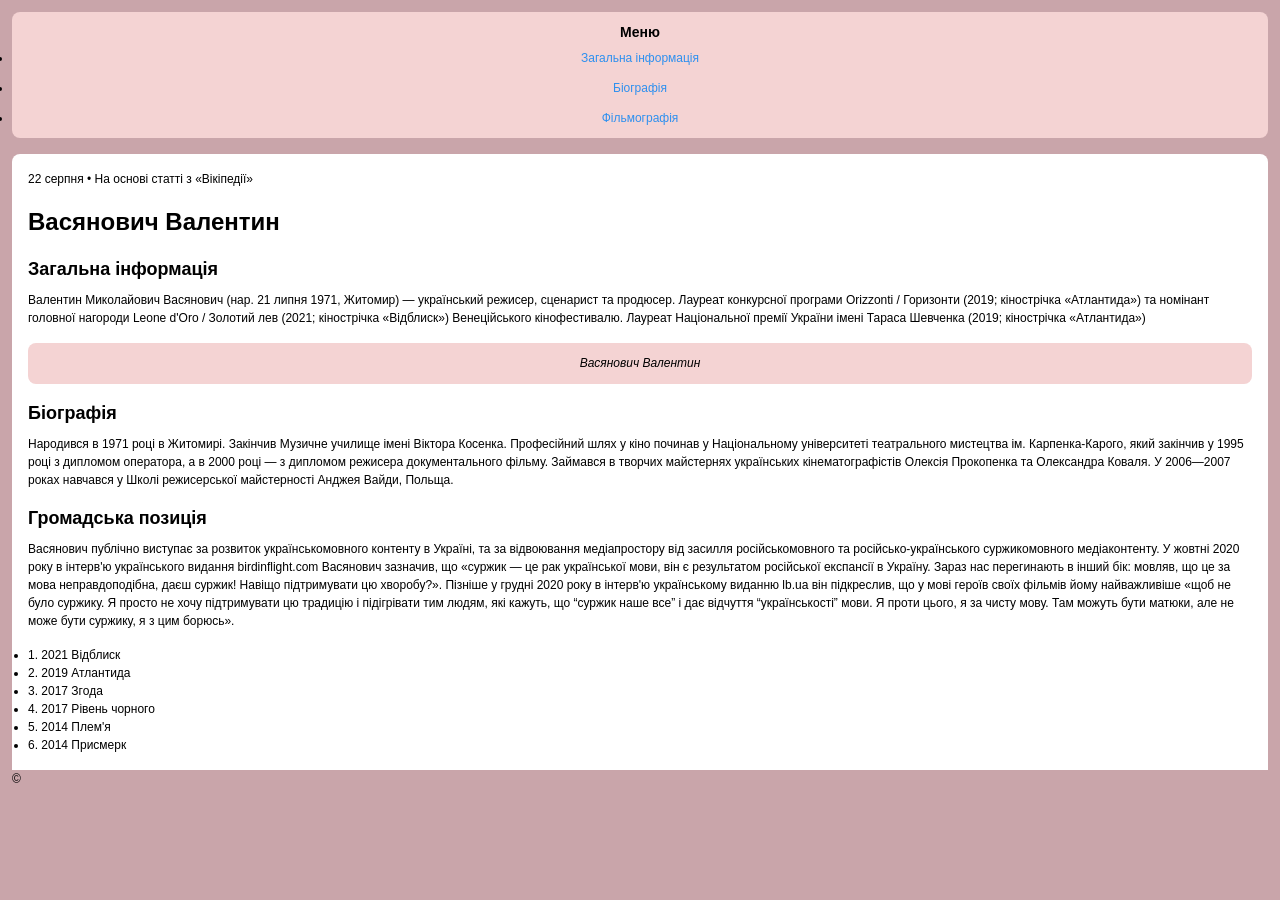
<file: adaptiv/index.html>
<!DOCTYPE html>
<html lang="en">
<head>
    <meta charset="UTF-8">
    <meta name="viewport" content="width=device-width, initial-scale=1.0">
    <link type="text/css" rel="stylesheet" href="style.css">
    <title>Title</title>
</head>
<body>
<div class="wrapper">
    <header>
        <nav>
            <span class="nav-menu">Меню</span>
            <ul class="nav">
                <li><a href="#">Загальна інформація</a></li>
                <li><a href="#">Біографія</a></li>
                <li><a href="#">Фільмографія</a></li>
            </ul>
        </nav>
    </header>
    <main>
        <article>
            <span>22 серпня</span> &bull; <span>На основі статті з «Вікіпедії»</span>
        </article>
        <article class="main">
            <h1>Васянович Валентин</h1>
            <section class="info">
                <h2>Загальна інформація</h2>
                <p>Валентин Миколайович Васянович (нар. 21 липня 1971, Житомир) — український режисер, сценарист та продюсер. Лауреат конкурсної програми Orizzonti / Горизонти (2019; кінострічка «Атлантида») та номінант головної нагороди Leone d'Oro / Золотий лев (2021; кінострічка «Відблиск») Венеційського кінофестивалю. Лауреат Національної премії України імені Тараса Шевченка (2019; кінострічка «Атлантида»)</p>
            </section>
            <figure>
                <img scr="img/image1.png">
                <figcaption>Васянович Валентин</figcaption>
            </figure>
            <section class="info">
                <h2>Біографія</h2>
                <p>Народився в 1971 році в Житомирі. Закінчив Музичне училище імені Віктора Косенка. Професійний шлях у кіно починав у Національному університеті театрального мистецтва ім. Карпенка-Карого, який закінчив у 1995 році з дипломом оператора, а в 2000 році — з дипломом режисера документального фільму. Займався в творчих майстернях українських кінематографістів Олексія Прокопенка та Олександра Коваля. У 2006—2007 роках навчався у Школі режисерської майстерності Анджея Вайди, Польща.</p>
            </section>
            <section class="info">
                <h2>Громадська позиція</h2>
                <p>Васянович публічно виступає за розвиток українськомовного контенту в Україні, та за відвоювання медіапростору від засилля російськомовного та російсько-українського суржикомовного медіаконтенту. У жовтні 2020 року в інтерв'ю українського видання birdinflight.com Васянович зазначив, що «суржик — це рак української мови, він є результатом російської експансії в Україну. Зараз нас перегинають в інший бік: мовляв, що це за мова неправдоподібна, даєш суржик! Навіщо підтримувати цю хворобу?». Пізніше у грудні 2020 року в інтерв'ю українському виданню lb.ua він підкреслив, що у мові героїв своїх фільмів йому найважливіше «щоб не було суржику. Я просто не хочу підтримувати цю традицію і підігрівати тим людям, які кажуть, що “суржик наше все” і дає відчуття “українськості” мови. Я проти цього, я за чисту мову. Там можуть бути матюки, але не може бути суржику, я з цим борюсь».</p>

            </section>
            <section class="movie">
                <ul>
                    <li>1. 2021 Відблиск</li>
                    <li>2. 2019 Атлантида</li>
                    <li>3. 2017 Згода</li>
                    <li>4. 2017 Рівень чорного</li>
                    <li>5. 2014 Плем'я</li>
                    <li>6. 2014 Присмерк</li>
                </ul>
            </section>
        </article>
    </main>
    <footer>
        &copy;
    </footer>
</div>
</body>
</html>
</file>
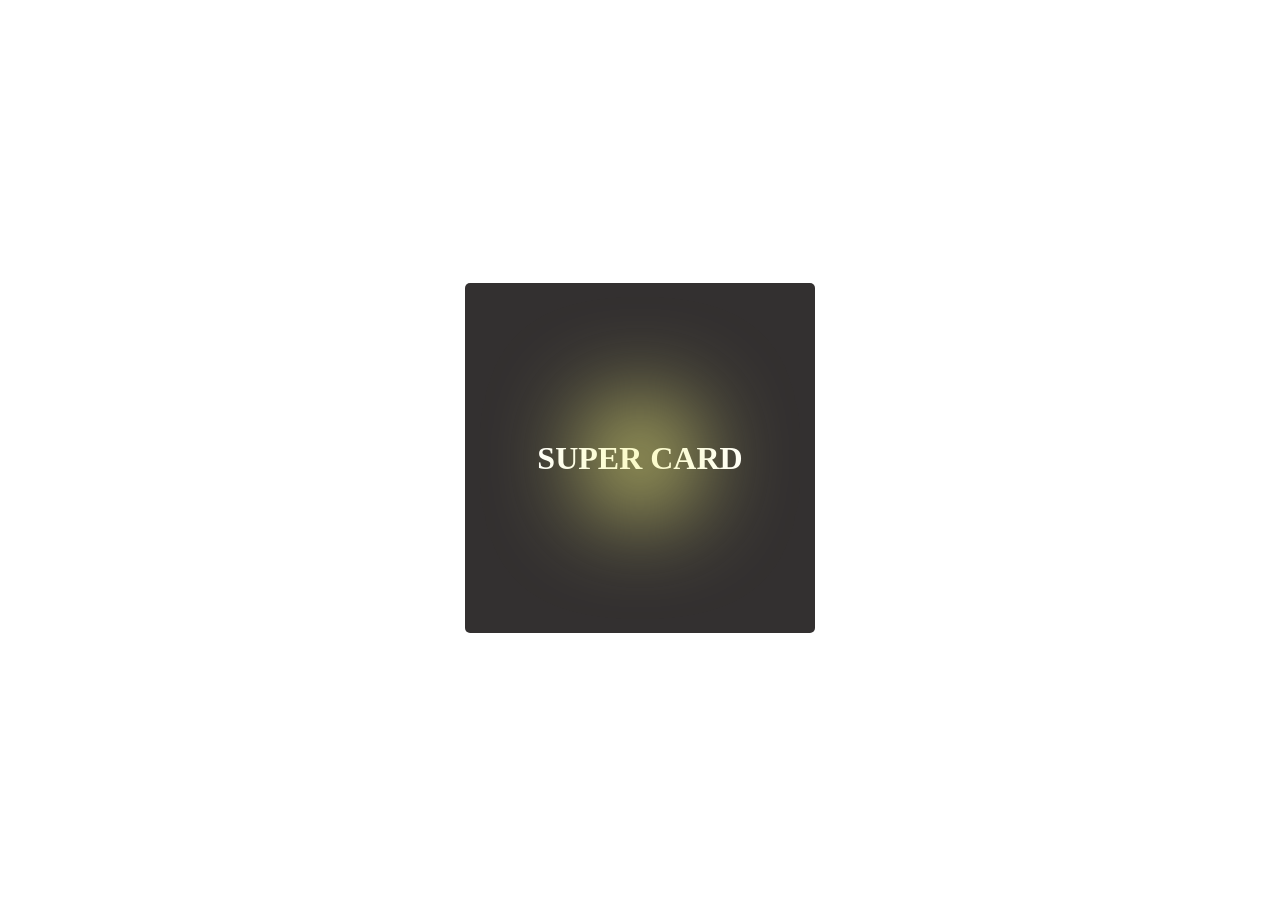
<file: animation/index.html>
<!DOCTYPE html>
<html lang="en">
<head>
    <meta charset="UTF-8">
    <title>Animation</title>
    <link rel="stylesheet" href="style.css">
</head>
<body>
<!--    <div class="card"></div>-->
<!--    <button>Click</button>-->
    <div class="card">
        <div class="ray"></div>
        <h1>SUPER CARD</h1>
    </div>
</body>
</html>
</file>
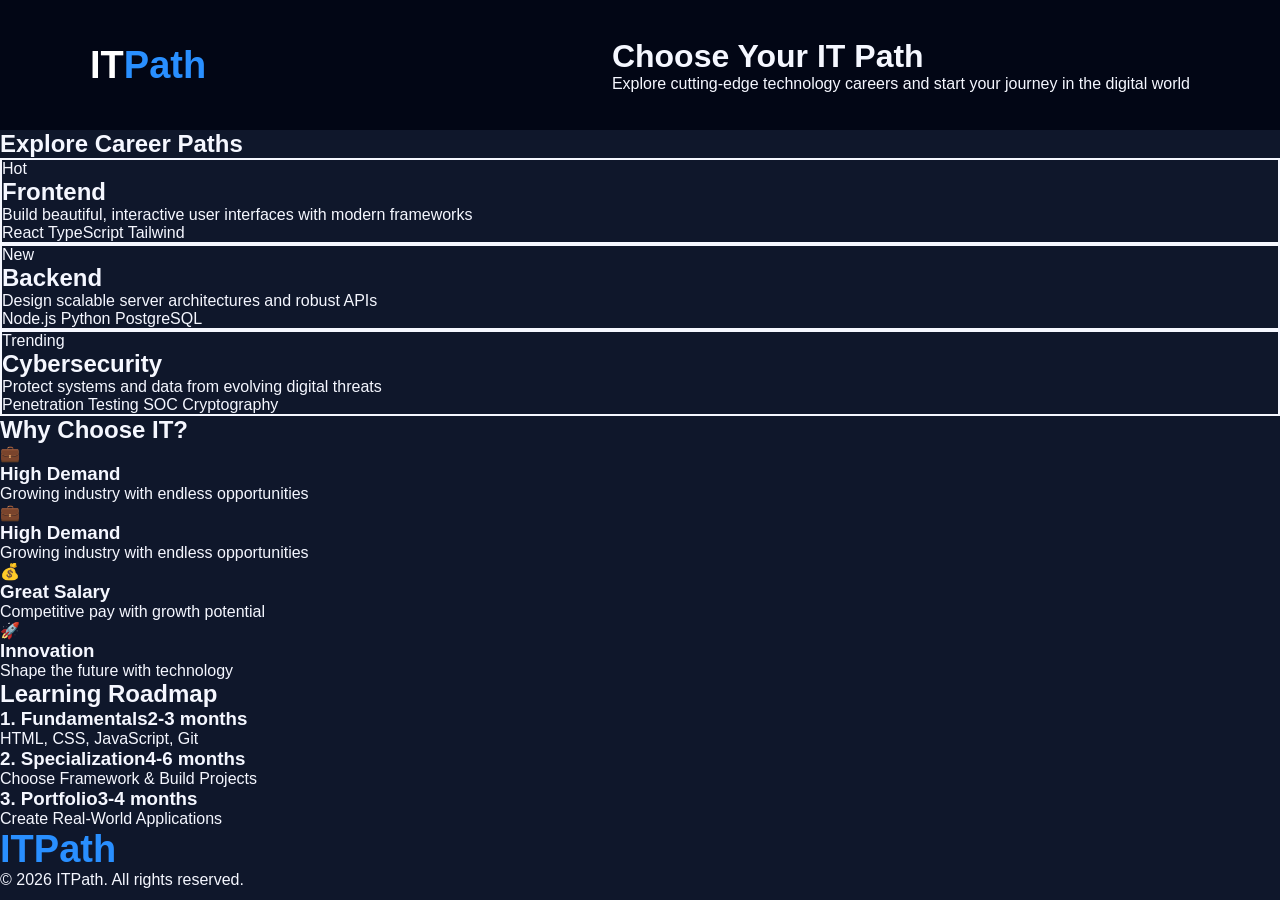
<file: lesson13/index.html>
<!DOCTYPE html>
<html lang="en">
<head>
    <meta charset="UTF-8">
    <title>Практична</title>
    <link rel="stylesheet" href="style.css" type="text/css" >
</head>
<body>
    <header class="header">
            <div class="logo">IT<span>Path</span></div>
    <main>
        <h1>Choose Your IT Path</h1>
        <p>Explore cutting-edge technology careers and start your journey in the digital world</p>

    </header>
    <section class="section">
        <h2>Explore Career Paths</h2>
        <div class="career-card">
            <p>Hot</p>
            <h2 class="title">Frontend</h2>
            <p>Build beautiful, interactive user interfaces with modern frameworks</p>
            <div class="tags">
                <span>React</span>
                <span>TypeScript</span>
                <span>Tailwind</span>
            </div>
        </div>
        <div class="career-card">
            <p>New</p>
            <h2 class="title">Backend</h2>
            <p>Design scalable server architectures and robust APIs</p>
            <div class="tags">
                <span>Node.js</span>
                <span>Python</span>
                <span>PostgreSQL</span>
            </div>
        </div>
        <div class="career-card">
            <p>Trending</p>
            <h2 class="title">Cybersecurity</h2>
            <p>Protect systems and data from evolving digital threats</p>
            <div class="tags">
                <span>Penetration Testing</span>
                <span>SOC</span>
                <span>Cryptography</span>
            </div>
        </div>
    </section>
    <section class="section">
        <h2>Why Choose IT?</h2>
        <div class="why-card">
            <div class="icon">💼</div>
            <h3>High Demand</h3>
            <p>Growing industry with endless opportunities</p>
        </div>
        <div class="why-card">
            <div class="icon">💼</div>
            <h3>High Demand</h3>
            <p>Growing industry with endless opportunities</p>
        </div>
        <div class="why-card">
            <div class="icon">💰</div>
            <h3>Great Salary</h3>
            <p>Competitive pay with growth potential</p>
        </div>
        <div class="why-card">
            <div class="icon">🚀</div>
            <h3>Innovation</h3>
            <p>Shape the future with technology</p>
        </div>
    </section>

    <section class="roadmap-section">
        <h2>Learning Roadmap</h2>
        <div class="roadmap">
            <div class="dot"></div>
            <h3>1. Fundamentals<span>2-3 months</span></h3>
            <p>HTML, CSS, JavaScript, Git</p>
        </div>
        <div class="roadmap">
            <div class="dot"></div>
            <h3>2. Specialization<span>4-6 months</span></h3>
            <p>Choose Framework & Build Projects</p>
        </div>
        <div class="roadmap">
            <div class="dot"></div>
            <h3>3. Portfolio<span>3-4 months</span></h3>
            <p>Create Real-World Applications</p>
        </div>
    </section>
    </main>



    <footer>
        <div class="logo"><span>IT</span><span>Path</span></div>
        <p>© 2026 ITPath. All rights reserved.</p>
    </footer>

</body>
</html>
</file>
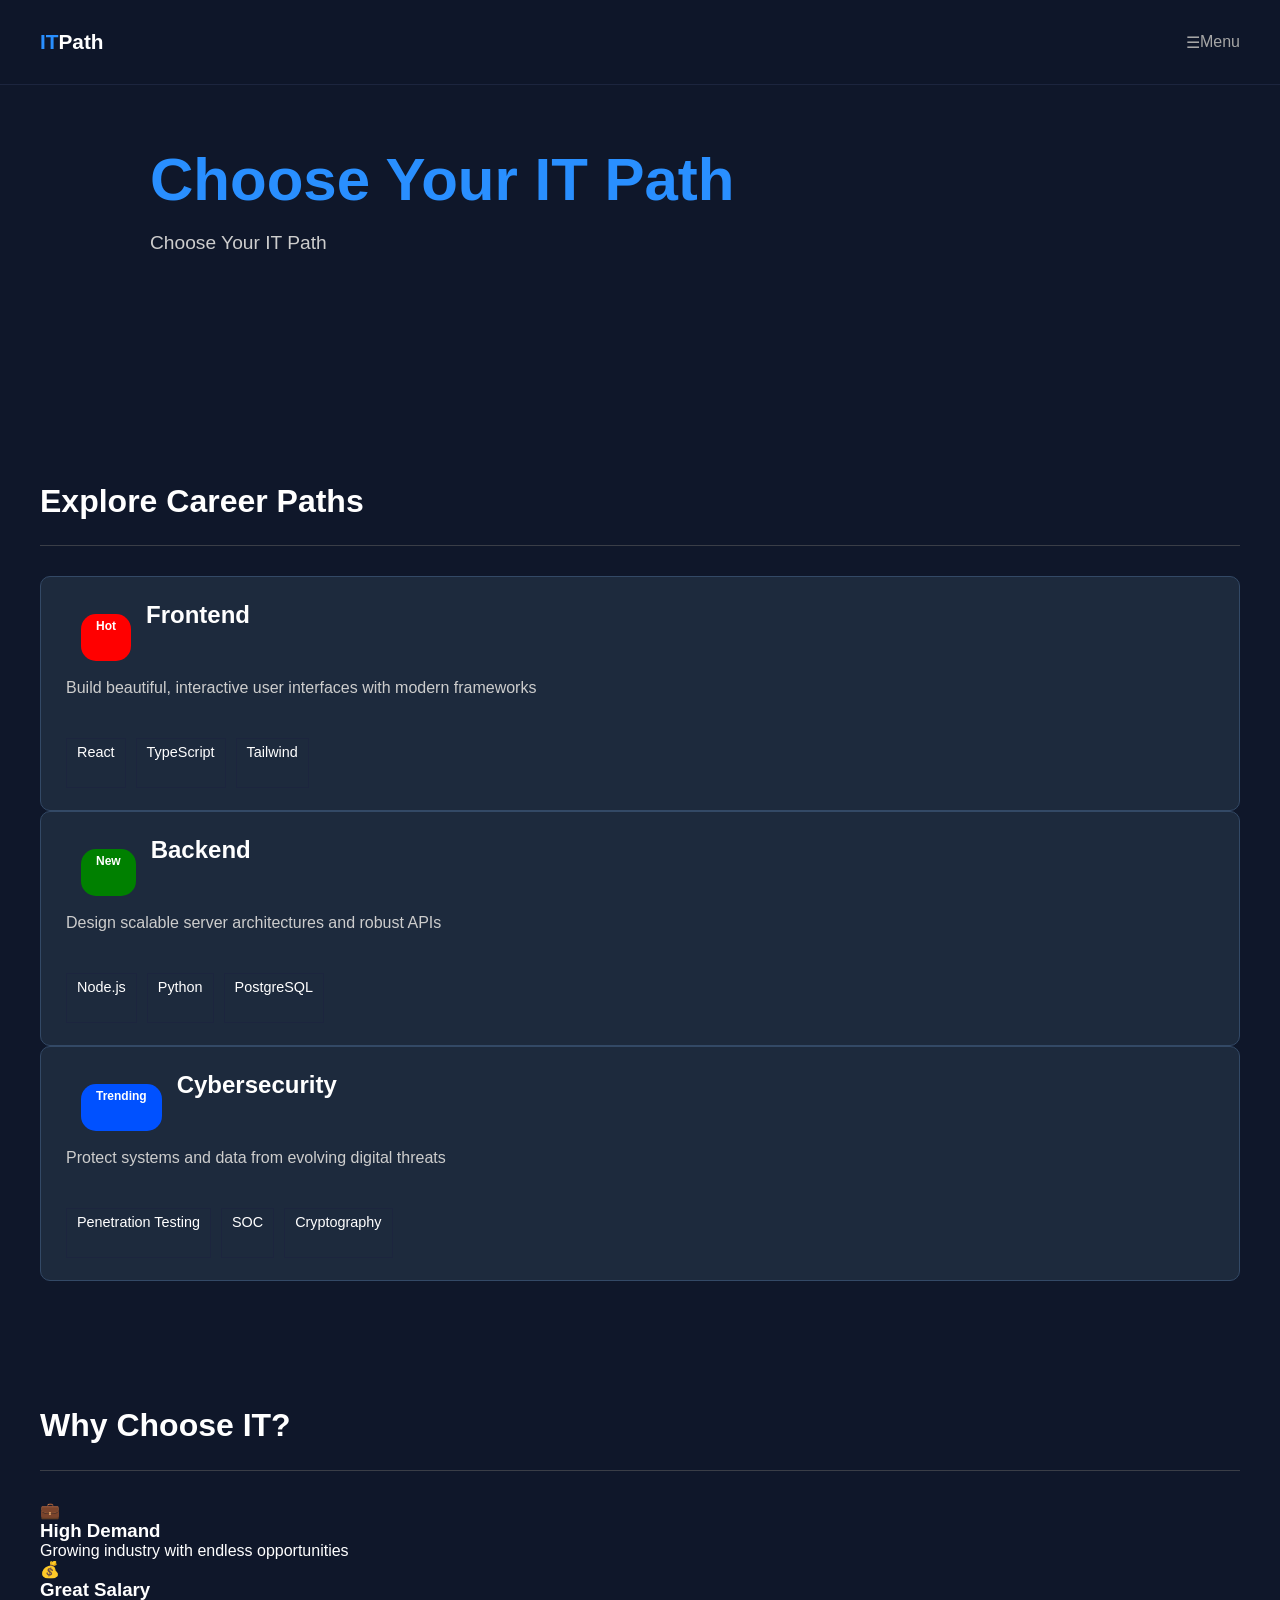
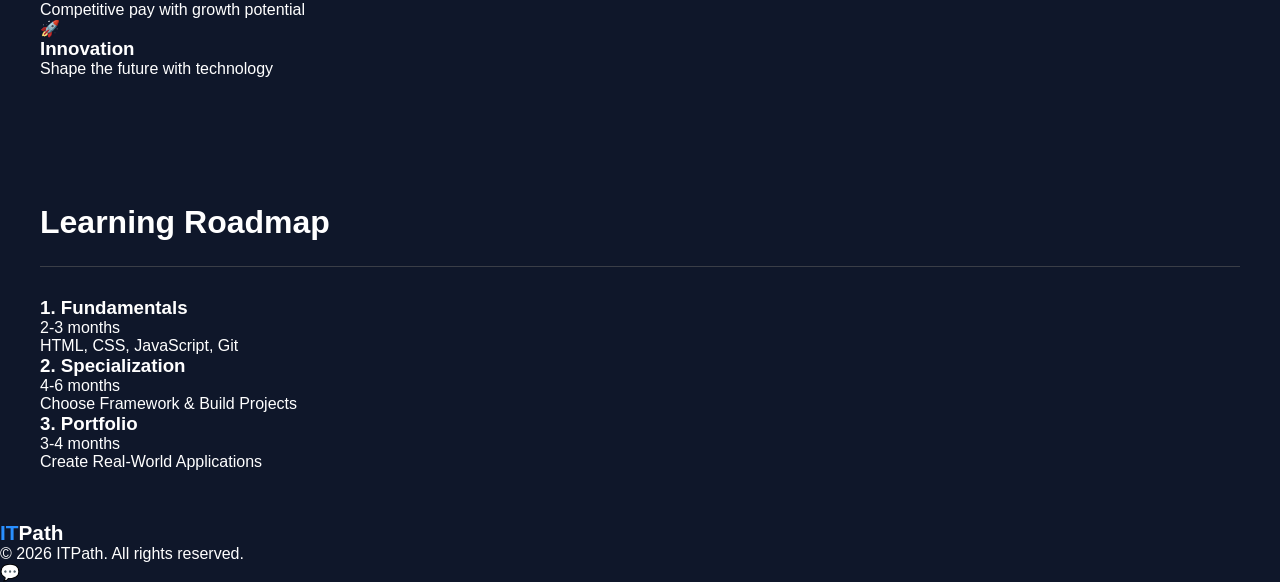
<file: lesson14/index.html>
<!DOCTYPE html>
<html lang="en">
<link rel="stylesheet" href="style.css">
<meta name="viewport"
      content="width=device-width, user-scalable=no, initial-scale=1.0, maximum-scale=1.0, minimum-scale=1.0">
<head>
    <meta charset="UTF-8">
    <title>less14</title>
</head>
<body>
<header>
    <div class="wrapper header-content">
        <div class="logo">
            <span>IT</span>Path
        </div>
        <nav class="menu">
            <span>☰</span>
            <span>Menu</span>
        </nav>
    </div>
</header>
<main>
    <section class="hero-section">
        <div class="wrapper hero-content">
            <article class="hero-text">
                <h1>Choose Your IT Path</h1>
                <p>Choose Your IT Path</p>
            </article>
            <div class="code-icon"></div>
        </div>
    </section>
    <section class="career-section">
        <div class="wrapper">
            <h2 class="section-title">Explore Career Paths</h2>
            <div class="card-list">
                <article class="career-card">
                    <span class="badge badge-red">Hot</span>
                    <h3>Frontend</h3>
                    <p>Build beautiful, interactive user interfaces with modern frameworks</p>
                    <div class="tags">
                        <span>React</span>
                        <span>TypeScript</span>
                        <span>Tailwind</span>
                    </div>
                </article>
                <article class="career-card">
                    <span class="badge badge-green">New</span>
                    <h3>Backend</h3>
                    <p>Design scalable server architectures and robust APIs</p>
                    <div class="tags">
                        <span>Node.js</span>
                        <span>Python</span>
                        <span>PostgreSQL</span>
                    </div>
                </article>
                <article class="career-card">
                    <span class="badge badge-blue">Trending</span>
                    <h3>Cybersecurity</h3>
                    <p>Protect systems and data from evolving digital threats</p>
                    <div class="tags">
                        <span>Penetration Testing</span>
                        <span>SOC</span>
                        <span>Cryptography</span>
                    </div>
                </article>
            </div>
        </div>
    </section>
    <section class="benefits-section">
        <div class="wrapper">
            <h2 class="section-title">Why Choose IT?</h2>
            <div class="benefit-list">
                <article class="benefit-card">
                    <span class="benefit-icon">💼</span>
                    <h3>High Demand</h3>
                    <p>Growing industry with endless opportunities</p>
                </article>
                <article class="benefit-card">
                    <span class="benefit-icon">💰</span>
                    <h3>Great Salary</h3>
                    <p>Competitive pay with growth potential</p>
                </article>
                <article class="benefit-card">
                    <span class="benefit-icon">🚀</span>
                    <h3>Innovation</h3>
                    <p>Shape the future with technology</p>
                </article>
            </div>
        </div>
    </section>
    <section class="roadmap-section">
        <div class="wrapper">
            <h2 class="section-title">Learning Roadmap</h2>
            <div class="roadmap-list">
                <article class="roadmap-card">
                    <span class="roadmap-circle"></span>
                    <div class="roadmap-content">
                        <div class="content-top">
                            <h3>1. Fundamentals</h3>
                            <span>2-3 months</span>
                        </div>
                        <p>HTML, CSS, JavaScript, Git</p>
                    </div>
                </article>
                <article class="roadmap-card">
                    <span class="roadmap-circle"></span>
                    <div class="roadmap-content">
                        <div class="content-top">
                            <h3>2. Specialization</h3>
                            <span>4-6 months</span>
                        </div>
                        <p>Choose Framework & Build Projects</p>
                    </div>
                </article>
                <article class="roadmap-card">
                    <span class="roadmap-circle"></span>
                    <div class="roadmap-content">
                        <div class="content-top">
                            <h3>3. Portfolio</h3>
                            <span>3-4 months</span>
                        </div>
                        <p>Create Real-World Applications</p>
                    </div>
            </div>
        </div>
    </section>
</main>
<footer>
    <div class="logo"><span>IT</span>Path</div>
    <p>&copy; 2026 ITPath. All rights reserved.</p>
</footer>
<a href="a">💬</a>
</body>
</html>
</file>
<file: adaptiv/style.css>
:root {
    font-family: Verdana, Geneva, Tahoma, sans-serif;
    font-size:12px;
    line-height:1.5;
}
*{
    margin: 0;
    padding: 0;
    text-decoration: none;
}
body{
    background: #C9A5AA;
}
.wrapper{
    margin:12px;
}
nav{
    background: #F4D3D3;
    display: flex;
    flex-direction: column;
    border-radius:8px;
    padding:10px 0 5px 0;
    align-items: center;
}
.nav-menu{
    font-size: 14px;
    font-weight: 900;
    font-family:"Arial Black", sans-serif ;
    display: block;
}
.nav li{
    padding: 6px 0;
    text-align: center;
}
nav ul{
    width: 100%;
}
.nav li a{
    color: #2e90ef;
}
:link{
    color: #2e90ef;
}
:link:hover{
    color: #8bb9e4;
}
:visited{
    color: #0B257D;
}
.nav li:hover{
    background: white;
}
main{
    background: #fff;
    padding:16px;
    border-radius: 8px 8px 0 0;
    margin-top: 16px;
}
.dete{
    background: #bcbcbc;
    padding: 8px;
    display: flex;
    column-gap:6px;
    border-radius: 8px;
}
.dete > a{
    color: #2e90ef;
}
h1{
    font-size:24px;
}
.main{
    display: flex;
    margin-top:16px;
    flex-direction: column;
    row-gap:16px;
}
.info h2{
    font-size:18px;
    margin-bottom: 8px;
}
figure{
    background: #F4D3D3;
    text-align: center;
    border-radius: 8px;
}
figure img{
    display: block;
    max-width: 100%;
    height: auto;
}
figcaption{
    line-height: 1.75;
    font-style: italic;
    padding: 10px;
}
</file>
<file: animation/style.css>
/*:root{*/
/*    --bg-color: #cc5353;*/
/*    --radius:50%;*/
/*    --speed: 0.4s;*/
/*}*/
/*body{*/
/*    display: flex;*/
/*    align-items: center;*/
/*    justify-content: center;*/
/*    height: 100vh;*/
/*}*/
/*.card{*/
/*    width: 200px;*/
/*    height: 200px;*/
/*    border-radius: var(--radius);*/
/*    background-color: var(--bg-color);*/
/*    transition: transform var(--speed);*/
/*}*/
/*.card:hover{*/
/*    transform: scale(1.5); translateY(20%);*/
/*}*/
/*:root{*/
/*    --btn-color: #7d49f0;*/
/*    --btn-color-hover: #4b1381;*/
/*    --speed: 0.5s;*/
/*}*/
/*button{*/
/*    padding: 10px 15px;*/
/*    border: none;*/
/*    border-radius: 5px;*/
/*    background-color: var(--btn-color);*/
/*    color: white;*/
/*    font-size: 1.2rem;*/
/*    cursor: pointer;*/
/*    transition: background var(--speed), transform var(--speed);*/
/*    */
/*}*/
/*button:hover{*/
/*    background: var(--btn-color-hover);*/
/*    transform: translateY(-5px) scale(1.05);*/
/*}*/
body{
    display: flex;
    align-items: center;
    justify-content: center;
    height: 100vh;
}
:root{
    --bg-card: #333030;
    --ray-color: #f6f67e;
    --speed: 0.8s;
}
.card{
    width:350px;
    height:350px;
    background:var(--bg-card);
    border-radius: 5px;
    position: relative;
    DISPLAY: flex;
    justify-content: center;
    align-items: center;
    color: white;
}
.ray{
    width: 100px;
    height: 100px;
    position: absolute;
    background-color: var(--ray-color);
    filter: blur(50px);
    border-radius: 55%;
    animation: ray-animation 6s infinite;
}
@keyframes ray-animation {
    0%{top: -20%; left: -20%;}
    25%{top: 60%; left: 67%; background: #ffffdb;}
    50%{top: 20%; left: 20%; background: #9c9c38;}
    100%{top: 20%; left: 20%; background: var(--ray-color);}
}
</file>
<file: lesson13/style.css>
*{
    margin: 0;
    padding: 0;
    box-sizing: border-box;
}
body{
    width: 100%;
    margin: 0 auto;
    background: #0F172B;
    color: #F5F7Ff;
    font-family: "Segoe UI", Tahoma, Geneva, Verdana, sans-serif;
}
.header{
    height: 130px;
    padding: 0 90px;
    display: flex;
    align-items: center;
    justify-content: space-between;
    background: #020615;
}
.logo{
    font-size: 38px;
    font-weight: 800;
    color: #fff;
}
.logo span{
    color: #298fff;
}
.main{
    display: flex;
    align-items: center;
    gap:20px;
    color: #7f879a;
    font-size: 34px;
    font-weight: bold;
}
.career-card{
    border: 2px solid ;

}
</file>
<file: lesson14/style.css>
*{
    margin: 0;
    padding: 0;
    box-sizing: border-box;
    text-decoration: none;
    list-style: none;
}
html{
    font-family:Inter, sans-serif;
}
body {
    background: #0f172a;
    color: #fff;
}
.wrapper {
    width: 100%;
    max-width: 1200px;
    margin: 0 auto;
}
header {
    width: 100%;
    position: fixed;
    top: 0;
    left: 0;
    z-index: 1000;
    background: rgba(15, 23, 42, 0.88);
    border-bottom: 1px solid rgb(28, 37, 62);
    padding: 30px 0;
}
.header-content{
    display: flex;
    align-items: center;
    justify-content: space-between;
}
.logo{
    font-size: 1.3rem;
    font-weight: 700;
}
.logo span{
    color: #298fff;
}
.menu{
    display: flex;
    align-items: center;
    gap: 10px 0;
    color: #a6a6a6;
    font-size: 1rem;
}
.menu-icon{
    font-size: 1.5rem;
}
.hero-section{
    padding: 150px;
}
.hero-content h1{
    color: #298fff;
    font-size: 3.75rem;
    line-height: 1;
    margin-bottom: 20px;
}
.hero-content p{
    color: #cdcdcd;
    font-size: 1.2rem;
    line-height: 1.4;
    max-width: 650px;
}
.code-icon{
    position: absolute;
    top:40px;
    right:20px;
    font-size: 5rem;
    font-weight: 700;
    color: #3a3e47;
}
.career-section, .benefits-section, .roadmap-section{
    padding: 50px 0;
}
.section-title{
    position: sticky;
    top:60px;
    z-index: 20;
    font-size:2rem;
    line-height: 1.2;
    padding:25px 0;
    border-bottom: 1px solid #3a3e47;
    margin-bottom: 30px;
}
.career-card {
    position: relative;
    overflow: hidden;
    min-height: 235px;
    padding: 22px 25px;
    background: #1d2a3d;
    border: 1px solid #334966;
    border-radius: 10px;
    display: flex;
    flex-wrap: wrap;
    transition: transform 0.3s ease, border-color 0.3s, box-shadow 0.3s, ease;
}
.career-card::before {
    content: "";
    position: absolute;
    inset: 0;
    background: radial-gradient(circle at top right, rgba(47, 129, 247, 0.23), transparent 60%);
    opacity: 0;
    transition: opacity 0.3s ease;
}
.career-card:hover {
    transform: translateY(-5px);
    border-color: #334966;
    box-shadow: 0 10px 20px rgba(0, 0, 0, 0.16), 0 6px 6px rgba(0, 0, 0, 0.23);

}
.career-card > * {
    position: relative;
    z-index: 2;
}
.badge{
    display: inline-block;
    color: #fff;
    font-size:0.75rem;
    font-weight: 750;
    padding: 5px 15px;
    border-radius: 15px;
    margin: 15px;
}
.badge-red{
    background: red;
}
.badge-green{
    background: green;
}
.badge-blue{
    background: #0051ff;
}
.career-card h3{
    font-size: 1.5rem;
    line-height: 1.3;
    margin-bottom: 10px;
}
.career-card p{
    color: #cdcdcd;
    font-size: 1rem;
    line-height: 1.5;
    width: 100%;
}
.tags{
    display: flex;
    flex-wrap: wrap;
    gap:10px;
    margin-top: 15px;
}
.tags span{
    white-space: nowrap;
    padding: 5px 10px;
    font-size: 0.9rem;
    border: 1px solid rgb(28, 37, 62);
}
</file>
